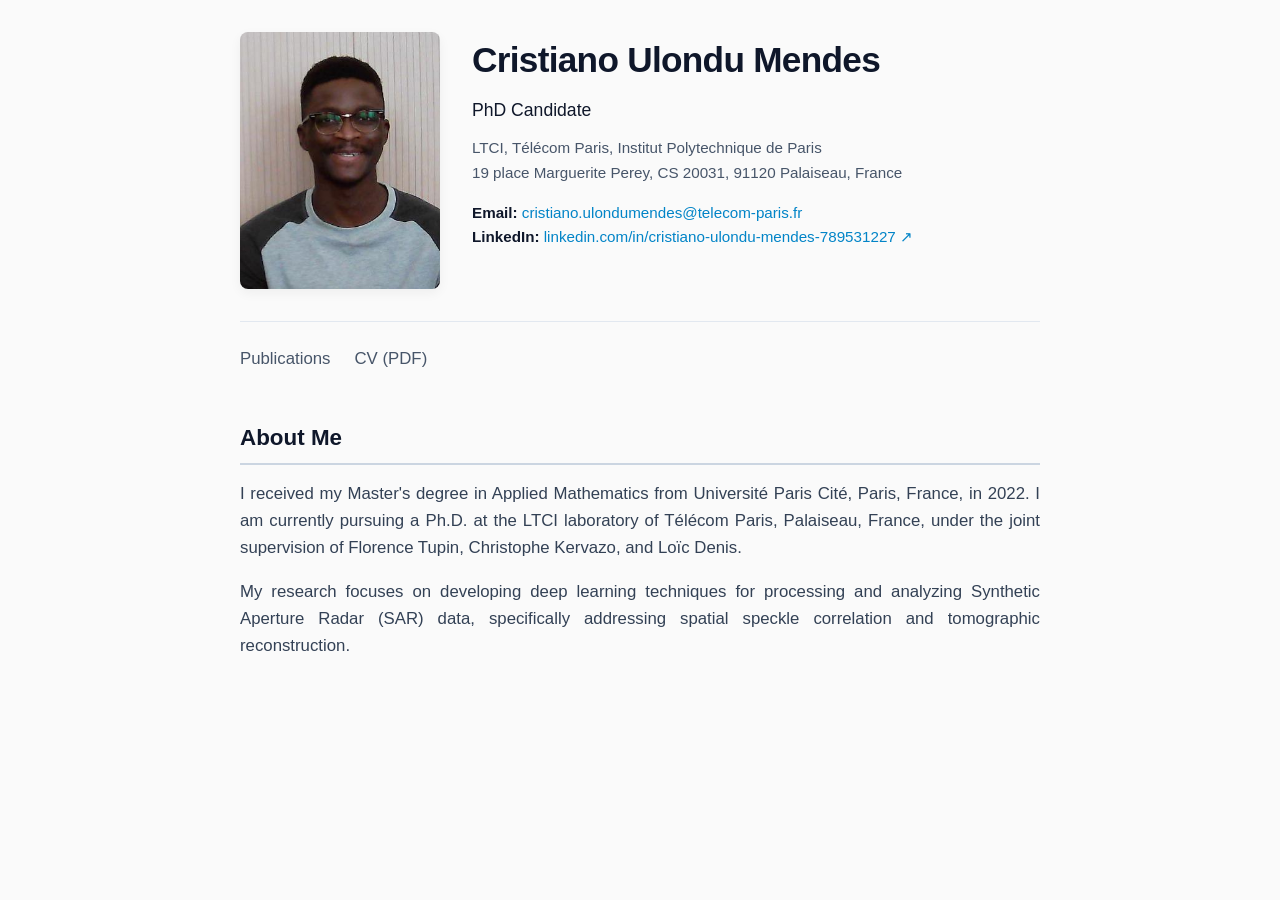
<file: index.html>
<!DOCTYPE html>
<html lang="en">
<head>
  <meta charset="UTF-8">
  <meta name="viewport" content="width=device-width, initial-scale=1.0">
  <title>Cristiano Ulondu Mendes – PhD Candidate</title>
  <style>
    /* Modern Academic Minimalist Style */
    :root {
      --primary-color: #0f172a; /* Deep slate */
      --text-muted: #475569;
      --border-color: #e2e8f0;
    }

    body {
      font-family: -apple-system, BlinkMacSystemFont, "Segoe UI", Roboto, Helvetica, Arial, sans-serif;
      color: var(--primary-color);
      line-height: 1.6;
      max-width: 800px;
      margin: 0 auto;
      padding: 2rem 1rem;
      background-color: #fafafa;
    }

    /* Professional Grid Header */
    .profile-header {
      display: grid;
      grid-template-columns: 200px 1fr;
      gap: 2rem;
      align-items: start;
      border-bottom: 1px solid var(--border-color);
      padding-bottom: 2rem;
      margin-bottom: 1.5rem;
    }

    .profile-photo {
      width: 100%;
      max-width: 200px;
      height: auto;
      border-radius: 8px;
      box-shadow: 0 4px 12px rgba(0, 0, 0, 0.05);
    }

    .profile-info h1 {
      font-size: 2.2rem;
      margin: 0 0 0.5rem 0;
      font-weight: 700;
      letter-spacing: -0.02em;
    }

    .profile-info .title {
      font-size: 1.1rem;
      font-weight: 500;
      color: var(--primary-color);
      margin: 0 0 0.75rem 0;
    }

    .profile-info .affiliation {
      color: var(--text-muted);
      font-size: 0.95rem;
      margin: 0 0 1rem 0;
    }

    .profile-info .contact {
      font-size: 0.95rem;
      margin: 0;
    }

    .profile-info .contact a {
      color: #0284c7;
      text-decoration: none;
    }

    .profile-info .contact a:hover {
      text-decoration: underline;
    }

    /* Shared Navigation Structure */
    nav {
      display: flex;
      gap: 1.5rem;
      margin-bottom: 3rem;
    }

    nav a {
      color: var(--text-muted);
      text-decoration: none;
      font-weight: 500;
      font-size: 1.05rem;
    }

    nav a:hover {
      color: var(--primary-color);
      text-decoration: underline;
    }

    /* Content Sections */
    section h2 {
      font-size: 1.4rem;
      border-bottom: 2px solid #cbd5e1;
      padding-bottom: 0.4rem;
      margin-top: 0;
      margin-bottom: 1rem;
      color: var(--primary-color);
    }

    section p {
      color: #334155;
      font-size: 1.05rem;
      text-align: justify;
    }

    /* Responsive adjustments for smaller screens */
    @media (max-width: 600px) {
      .profile-header {
        grid-template-columns: 1fr;
        justify-items: center;
        text-align: center;
        gap: 1.5rem;
      }
      
      nav {
        justify-content: center;
      }
    }
  </style>
</head>
<body>

  <header class="profile-header">
    <img src="photo_Cristiano.jpg" alt="Cristiano Ulondu Mendes" class="profile-photo">
    
    <div class="profile-info">
      <h1>Cristiano Ulondu Mendes</h1>
      <p class="title">PhD Candidate</p>
      <p class="affiliation">
        LTCI, Télécom Paris, Institut Polytechnique de Paris<br>
        19 place Marguerite Perey, CS 20031, 91120 Palaiseau, France
      </p>
      <p class="contact">
        <strong>Email:</strong> <a href="mailto:cristiano.ulondumendes@telecom-paris.fr">cristiano.ulondumendes@telecom-paris.fr</a><br>
        <strong>LinkedIn:</strong> <a href="https://www.linkedin.com/in/cristiano-ulondu-mendes-789531227" target="blank" rel="noopener noreferrer">linkedin.com/in/cristiano-ulondu-mendes-789531227 ↗</a>
      </p>
    </div>
  </header>

  <nav>
    <a href="publications.html">Publications</a>
    <a href="cv.pdf" target="_blank">CV (PDF)</a>
  </nav>

  <main>
    <section>
      <h2>About Me</h2>
      <p>
        I received my Master's degree in Applied Mathematics from Université Paris Cité, Paris, France, in 2022. 
        I am currently pursuing a Ph.D. at the LTCI laboratory of Télécom Paris, Palaiseau, France, under the joint supervision of Florence Tupin, Christophe Kervazo, and Loïc Denis.
      </p>
      <p>
        My research focuses on developing deep learning techniques for processing and analyzing Synthetic Aperture Radar (SAR) data, specifically addressing spatial speckle correlation and tomographic reconstruction.
      </p>
    </section>
  </main>

</body>
</html>
</file>
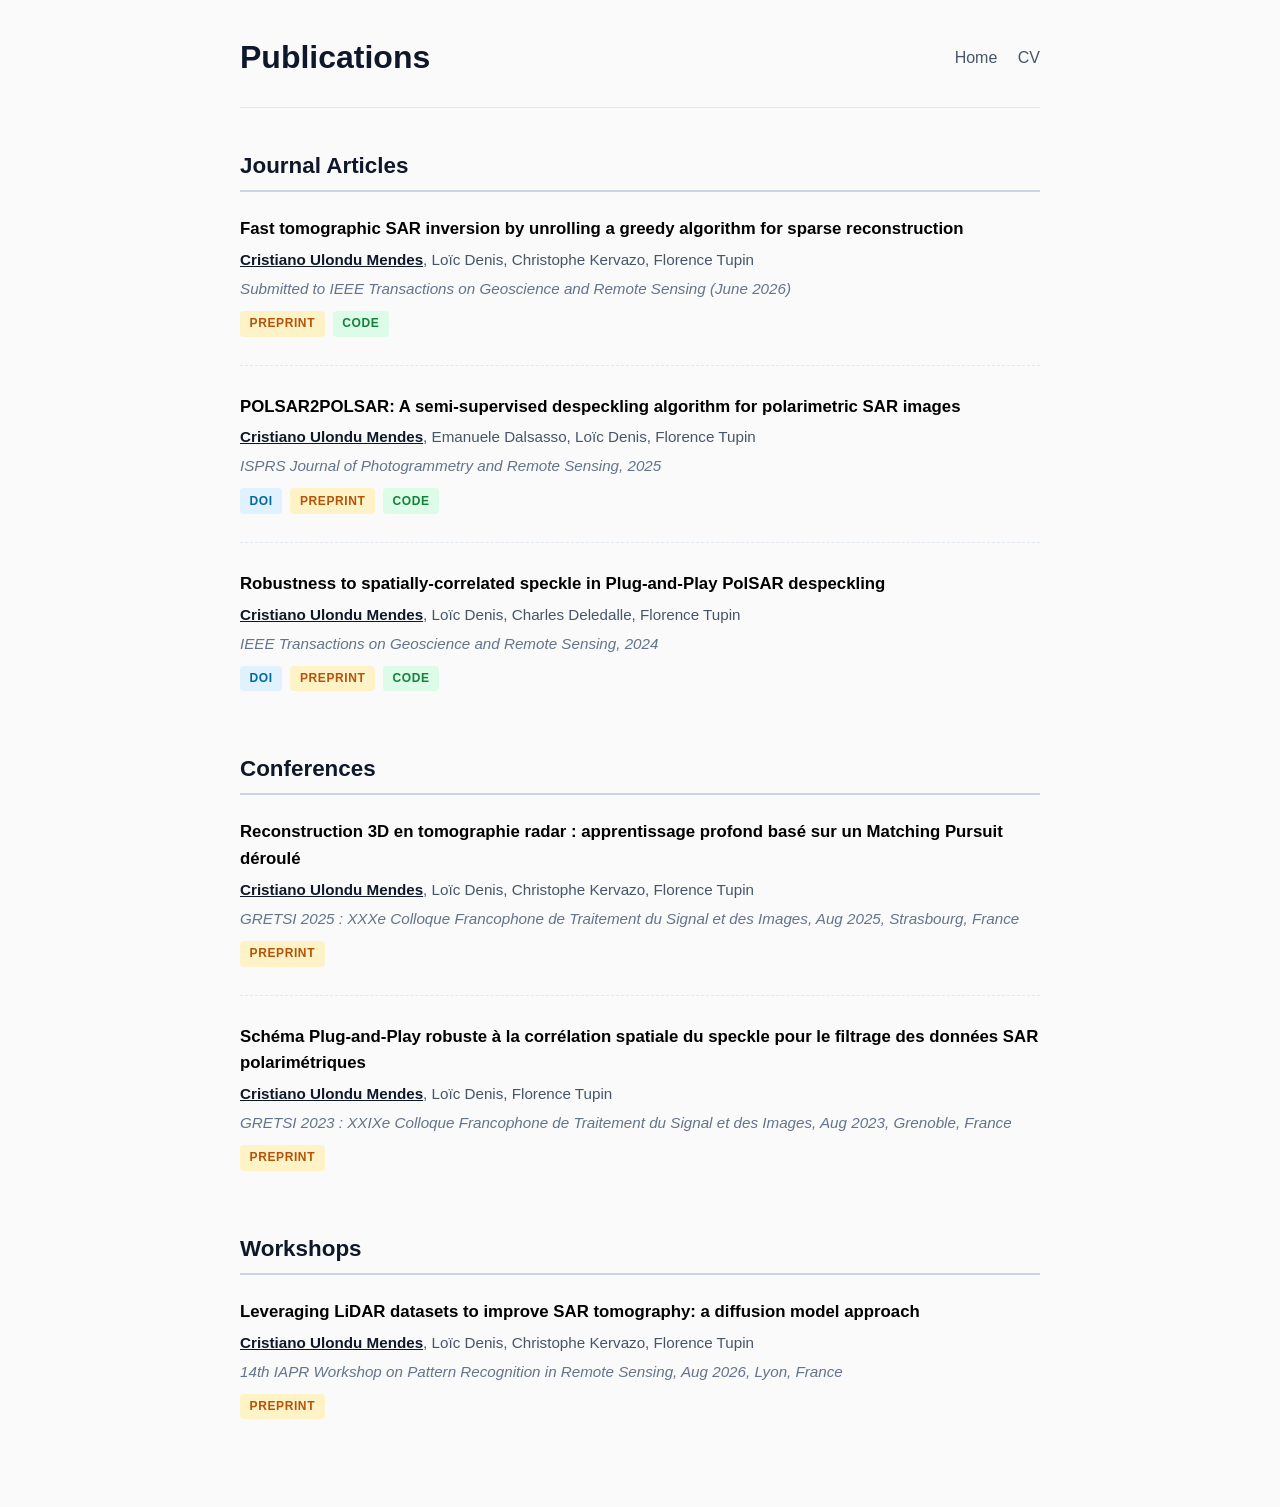
<file: publications.html>
<!DOCTYPE html>
<html lang="en">
<head>
  <meta charset="UTF-8">
  <meta name="viewport" content="width=device-width, initial-scale=1.0">
  <title>Publications – Cristiano Ulondu Mendes</title>
  <style>
    /* Modern Academic Minimalist Style */
    :root {
      --primary-color: #0f172a; /* Deep slate */
      --text-muted: #475569;
      --bg-badge-doi: #e0f2fe;
      --text-badge-doi: #0369a1;
      --bg-badge-print: #fef3c7;
      --text-badge-print: #b45309;
      --bg-badge-code: #dcfce7;
      --text-badge-code: #15803d;
    }

    body {
      font-family: -apple-system, BlinkMacSystemFont, "Segoe UI", Roboto, Helvetica, Arial, sans-serif;
      color: var(--primary-color);
      line-height: 1.6;
      max-width: 800px;
      margin: 0 auto;
      padding: 2rem 1rem;
      background-color: #fafafa;
    }

    header {
      border-bottom: 1px solid #e2e8f0;
      padding-bottom: 1.5rem;
      margin-bottom: 2.5rem;
      display: flex;
      justify-content: space-between;
      align-items: center;
    }

    header h1 {
      font-size: 2rem;
      margin: 0;
      font-weight: 700;
    }

    nav a {
      color: var(--text-muted);
      text-decoration: none;
      margin-left: 1rem;
      font-weight: 500;
    }

    nav a:hover {
      color: var(--primary-color);
      text-decoration: underline;
    }

    section h2 {
      font-size: 1.4rem;
      border-bottom: 2px solid #cbd5e1;
      padding-bottom: 0.4rem;
      margin-top: 2rem;
      margin-bottom: 1.5rem;
      color: var(--primary-color);
    }

    .pub-list {
      list-style: none;
      padding: 0;
      margin: 0;
    }

    .pub-item {
      margin-bottom: 1.75rem;
      padding-bottom: 1.75rem;
      border-bottom: 1px dashed #e2e8f0;
    }

    .pub-item:last-child {
      border-bottom: none;
    }

    .pub-title {
      font-size: 1.05rem;
      font-weight: 600;
      color: #000;
      margin-bottom: 0.3rem;
    }

    .pub-authors {
      color: var(--text-muted);
      font-size: 0.95rem;
      margin-bottom: 0.3rem;
    }

    .pub-authors strong {
      color: var(--primary-color);
      text-decoration: underline;
    }

    .pub-venue {
      font-style: italic;
      color: #64748b;
      font-size: 0.95rem;
      margin-bottom: 0.6rem;
    }

    /* Meta Badges Styling */
    .pub-links {
      display: flex;
      gap: 0.5rem;
      flex-wrap: wrap;
      margin-top: 0.5rem;
    }

    .badge {
      display: inline-flex;
      align-items: center;
      padding: 0.2rem 0.6rem;
      border-radius: 4px;
      font-size: 0.75rem;
      font-weight: 600;
      text-decoration: none;
      text-transform: uppercase;
      letter-spacing: 0.05em;
      transition: opacity 0.2s ease;
    }

    .badge:hover {
      opacity: 0.8;
    }

    .badge-doi { background-color: var(--bg-badge-doi); color: var(--text-badge-doi); }
    .badge-preprint { background-color: var(--bg-badge-print); color: var(--text-badge-print); }
    .badge-code { background-color: var(--bg-badge-code); color: var(--text-badge-code); }
  </style>
</head>
<body>

  <header>
    <h1>Publications</h1>
    <nav>
      <a href="index.html">Home</a>
      <a href="cv.pdf">CV</a>
    </nav>
  </header>

  <main>
    <section>
      <h2>Journal Articles</h2>
      <ul class="pub-list">

        <li class="pub-item">
          <div class="pub-title">Fast tomographic SAR inversion by unrolling a greedy algorithm for sparse reconstruction</div>
          <div class="pub-authors"><strong>Cristiano Ulondu Mendes</strong>, Loïc Denis, Christophe Kervazo, Florence Tupin</div>
          <div class="pub-venue">Submitted to IEEE Transactions on Geoscience and Remote Sensing (June 2026)</div>
          <div class="pub-links">
            <a href="https://hal.science/hal-05609504" class="badge badge-preprint">Preprint</a>
            <a href="https://gitlab.telecom-paris.fr/ring/off-grid-tomosar.git" class="badge badge-code">Code</a>
          </div>
        </li>

        <li class="pub-item">
          <div class="pub-title">POLSAR2POLSAR: A semi-supervised despeckling algorithm for polarimetric SAR images</div>
          <div class="pub-authors"><strong>Cristiano Ulondu Mendes</strong>, Emanuele Dalsasso, Loïc Denis, Florence Tupin</div>
          <div class="pub-venue">ISPRS Journal of Photogrammetry and Remote Sensing, 2025</div>
          <div class="pub-links">
            <a href="https://doi.org/10.1016/j.isprsjprs.2025.01.008" class="badge badge-doi">DOI</a>
            <a href="https://hal.science/hal-04683566" class="badge badge-preprint">Preprint</a>
            <a href="https://gitlab.telecom-paris.fr/ring/polsar2polsar" class="badge badge-code">Code</a>
          </div>
        </li>

        <li class="pub-item">
          <div class="pub-title">Robustness to spatially-correlated speckle in Plug-and-Play PolSAR despeckling</div>
          <div class="pub-authors"><strong>Cristiano Ulondu Mendes</strong>, Loïc Denis, Charles Deledalle, Florence Tupin</div>
          <div class="pub-venue">IEEE Transactions on Geoscience and Remote Sensing, 2024</div>
          <div class="pub-links">
            <a href="https://doi.org/10.1109/TGRS.2024.3432180" class="badge badge-doi">DOI</a>
            <a href="https://telecom-paris.hal.science/hal-04159195v2" class="badge badge-preprint">Preprint</a>
            <a href="https://gitlab.telecom-paris.fr/ring/mulog-drunet" class="badge badge-code">Code</a>
          </div>
        </li>

      </ul>
    </section>

    <section>
      <h2>Conferences</h2>
      <ul class="pub-list">

        <li class="pub-item">
          <div class="pub-title">Reconstruction 3D en tomographie radar : apprentissage profond basé sur un Matching Pursuit déroulé</div>
          <div class="pub-authors"><strong>Cristiano Ulondu Mendes</strong>, Loïc Denis, Christophe Kervazo, Florence Tupin</div>
          <div class="pub-venue">GRETSI 2025 : XXXe Colloque Francophone de Traitement du Signal et des Images, Aug 2025, Strasbourg, France</div>
          <div class="pub-links">
            <a href="https://telecom-paris.hal.science/hal-05248424" class="badge badge-preprint">Preprint</a>
          </div>
        </li>
        
        <li class="pub-item">
          <div class="pub-title">Schéma Plug-and-Play robuste à la corrélation spatiale du speckle pour le filtrage des données SAR polarimétriques</div>
          <div class="pub-authors"><strong>Cristiano Ulondu Mendes</strong>, Loïc Denis, Florence Tupin</div>
          <div class="pub-venue">GRETSI 2023 : XXIXe Colloque Francophone de Traitement du Signal et des Images, Aug 2023, Grenoble, France</div>
          <div class="pub-links">
            <a href="https://telecom-paris.hal.science/hal-04152898v1" class="badge badge-preprint">Preprint</a>
          </div>
        </li>

      </ul>
    </section>

  <section>
    <h2>Workshops</h2>
    <ul class="pub-list">

        <li class="pub-item">
          <div class="pub-title">Leveraging LiDAR datasets to improve SAR tomography: a diffusion model approach</div>
          <div class="pub-authors"><strong>Cristiano Ulondu Mendes</strong>, Loïc Denis, Christophe Kervazo, Florence Tupin</div>
          <div class="pub-venue">14th IAPR Workshop on Pattern Recognition in Remote Sensing, Aug 2026, Lyon, France</div>
          <div class="pub-links">
            <a href="https://telecom-paris.hal.science/view/index/docid/5689348" class="badge badge-preprint">Preprint</a>
          </div>
        </li>
    </ul>
  <section>
  </main>

</body>
</html>
</file>
